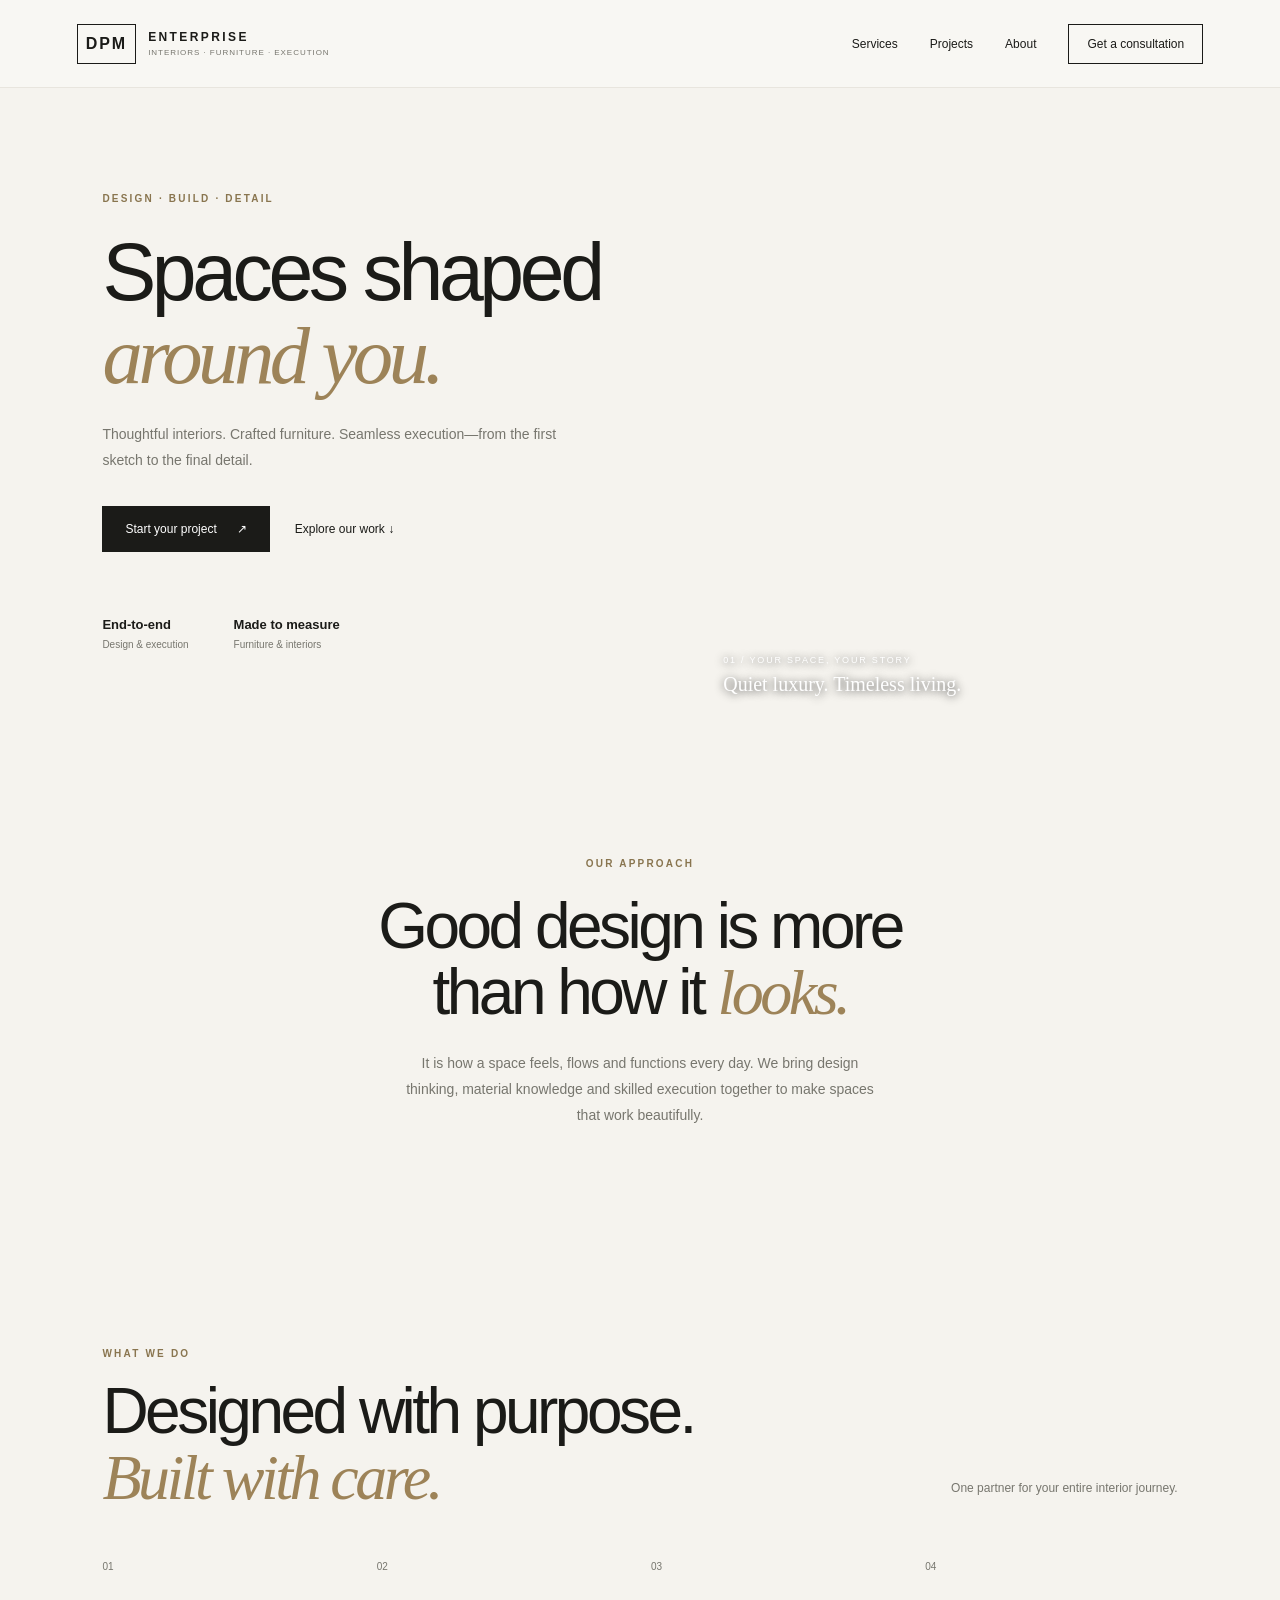
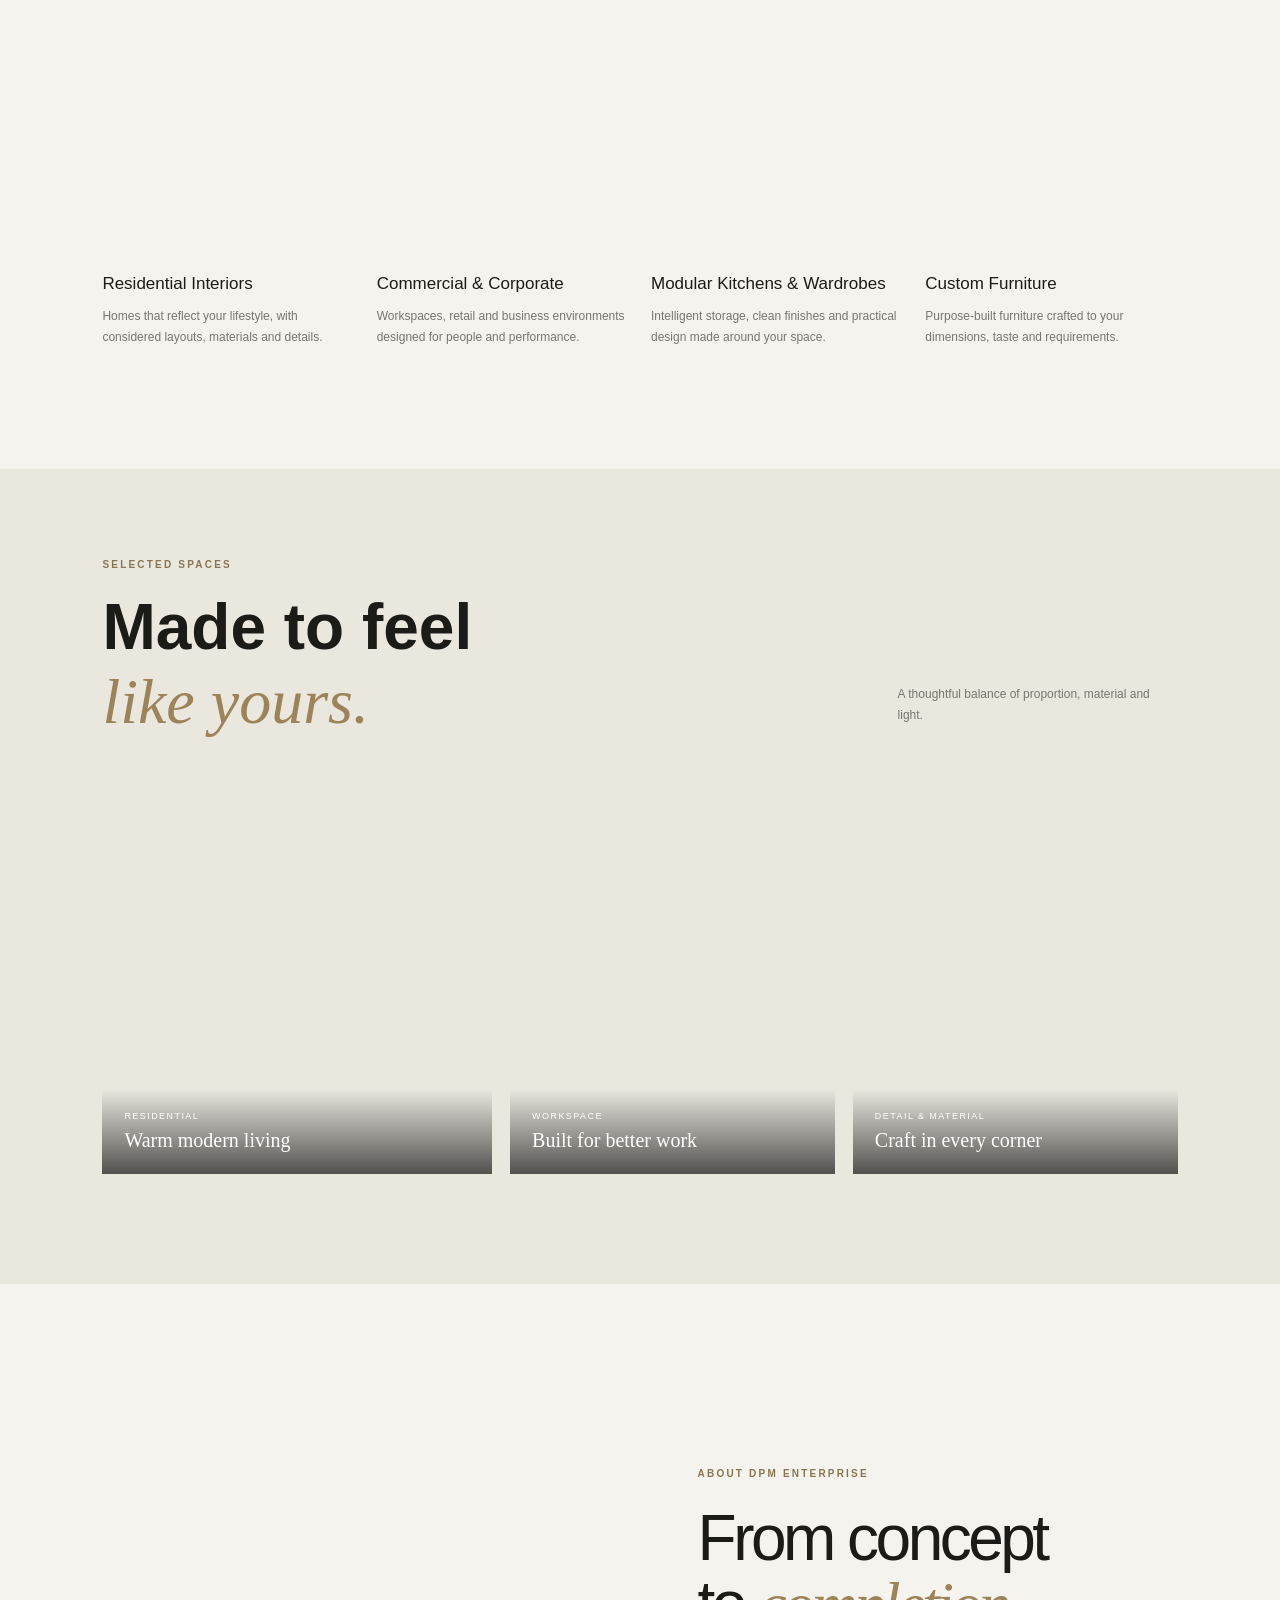
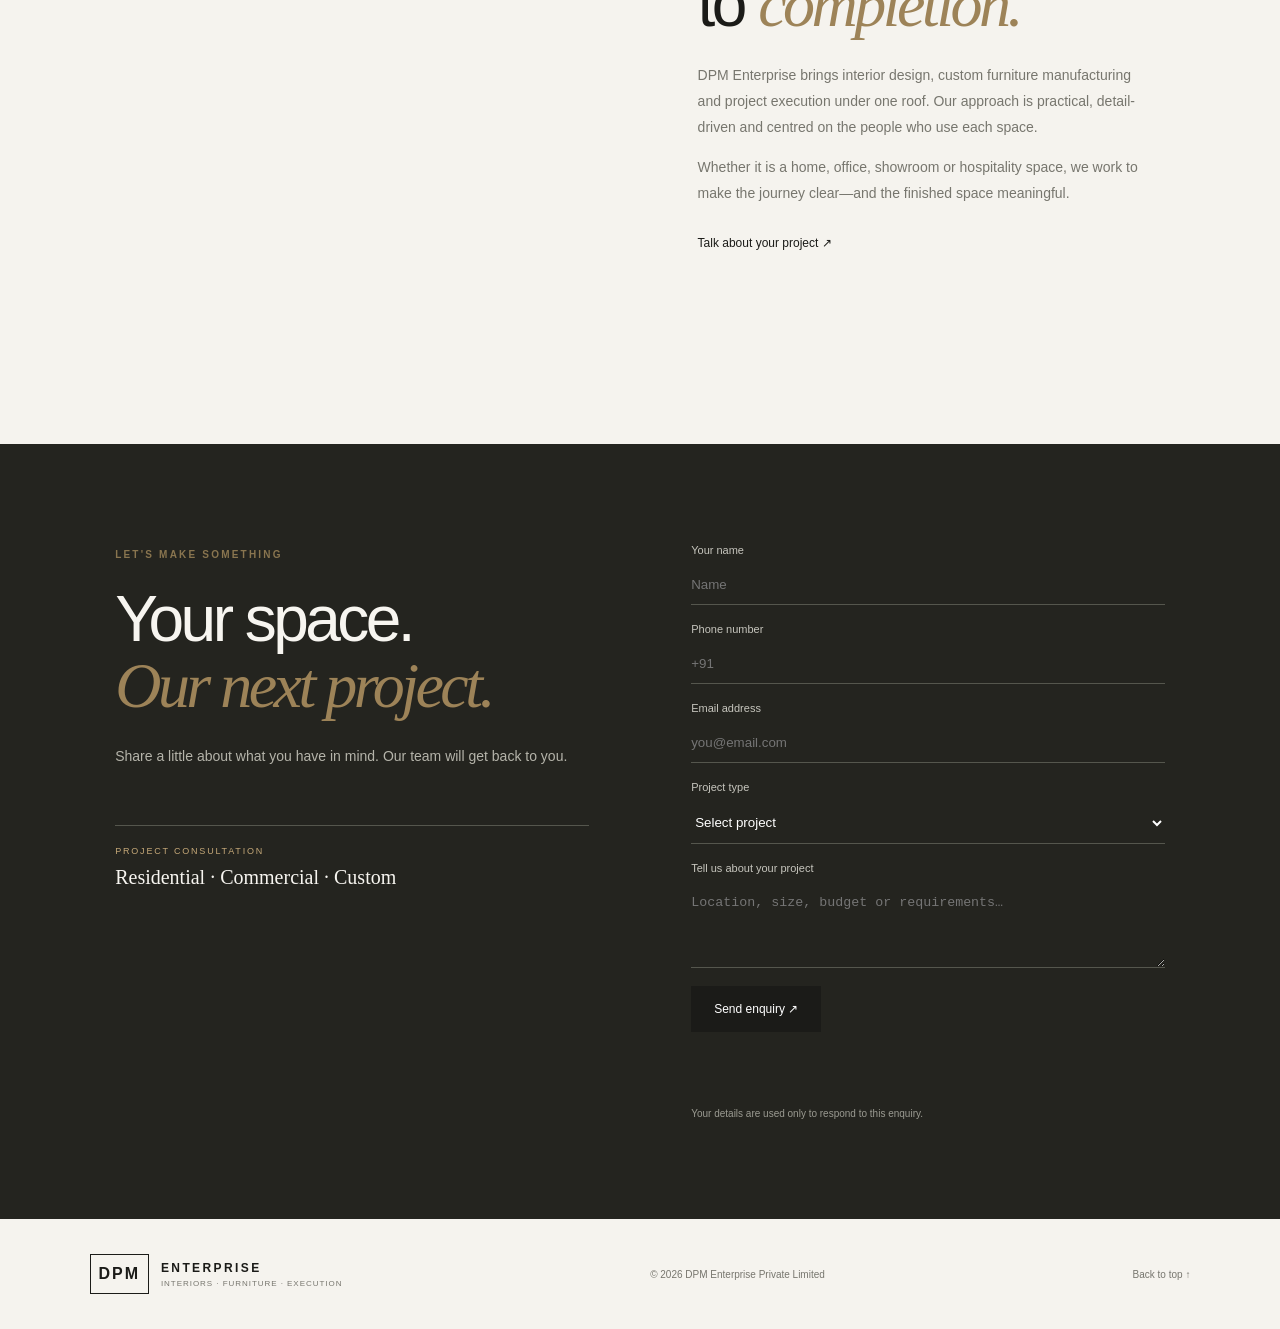
<file: index.html>
<!doctype html>
<html lang="en"><head>
<meta charset="utf-8"><meta name="viewport" content="width=device-width,initial-scale=1">
<title>DPM Enterprise | Interior Design & Custom Furniture</title>
<meta name="description" content="Premium residential, commercial and corporate interiors, modular kitchens, wardrobes and custom furniture by DPM Enterprise.">
<link rel="canonical" href="https://www.dpmenterprise.in/">
<meta property="og:title" content="DPM Enterprise — Spaces shaped around you"><meta property="og:description" content="Interior design, execution and custom furniture."><meta property="og:type" content="website">
<link rel="preconnect" href="https://images.unsplash.com"><link rel="stylesheet" href="/styles.css">
</head><body>
<header class="top"><a class="brand" href="#"><span class="brand-mark">DPM</span><span><b>ENTERPRISE</b><small>INTERIORS · FURNITURE · EXECUTION</small></span></a><nav id="nav"><a href="#services">Services</a><a href="#projects">Projects</a><a href="#about">About</a><a href="#contact" class="nav-cta">Get a consultation</a></nav><button class="menu" id="menu" aria-label="Toggle navigation">☰</button></header>
<main>
<section class="hero"><div class="hero-copy"><span class="eyebrow">DESIGN · BUILD · DETAIL</span><h1>Spaces shaped<br><em>around you.</em></h1><p>Thoughtful interiors. Crafted furniture. Seamless execution—from the first sketch to the final detail.</p><div class="hero-actions"><a class="btn primary" href="#contact">Start your project <span>↗</span></a><a class="btn text-btn" href="#projects">Explore our work ↓</a></div><div class="hero-stats"><div><strong>End-to-end</strong><small>Design & execution</small></div><div><strong>Made to measure</strong><small>Furniture & interiors</small></div></div></div><div class="hero-image"><div class="image-caption"><span>01 / YOUR SPACE, YOUR STORY</span><b>Quiet luxury. Timeless living.</b></div></div></section>
<section class="intro"><p class="eyebrow">OUR APPROACH</p><h2>Good design is more<br>than how it <em>looks.</em></h2><p class="intro-text">It is how a space feels, flows and functions every day. We bring design thinking, material knowledge and skilled execution together to make spaces that work beautifully.</p></section>
<section id="services" class="section"><div class="section-head"><div><span class="eyebrow">WHAT WE DO</span><h2>Designed with purpose.<br><em>Built with care.</em></h2></div><p>One partner for your entire interior journey.</p></div><div class="services-grid">
<article class="service"><span>01</span><div class="service-img s1"></div><h3>Residential Interiors</h3><p>Homes that reflect your lifestyle, with considered layouts, materials and details.</p></article>
<article class="service"><span>02</span><div class="service-img s2"></div><h3>Commercial & Corporate</h3><p>Workspaces, retail and business environments designed for people and performance.</p></article>
<article class="service"><span>03</span><div class="service-img s3"></div><h3>Modular Kitchens & Wardrobes</h3><p>Intelligent storage, clean finishes and practical design made around your space.</p></article>
<article class="service"><span>04</span><div class="service-img s4"></div><h3>Custom Furniture</h3><p>Purpose-built furniture crafted to your dimensions, taste and requirements.</p></article></div></section>
<section id="projects" class="projects"><div class="section-head"><div><span class="eyebrow">SELECTED SPACES</span><h2>Made to feel<br><em>like yours.</em></h2></div><p>A thoughtful balance of proportion, material and light.</p></div><div class="project-grid"><div class="project p1"><div class="project-label"><small>RESIDENTIAL</small><b>Warm modern living</b></div></div><div class="project p2"><div class="project-label"><small>WORKSPACE</small><b>Built for better work</b></div></div><div class="project p3"><div class="project-label"><small>DETAIL & MATERIAL</small><b>Craft in every corner</b></div></div></div></section>
<section id="about" class="about"><div class="about-img"></div><div class="about-copy"><span class="eyebrow">ABOUT DPM ENTERPRISE</span><h2>From concept<br>to <em>completion.</em></h2><p>DPM Enterprise brings interior design, custom furniture manufacturing and project execution under one roof. Our approach is practical, detail-driven and centred on the people who use each space.</p><p>Whether it is a home, office, showroom or hospitality space, we work to make the journey clear—and the finished space meaningful.</p><a class="btn text-btn" href="#contact">Talk about your project ↗</a></div></section>
<section class="contact" id="contact"><div class="contact-copy"><span class="eyebrow">LET'S MAKE SOMETHING</span><h2>Your space.<br><em>Our next project.</em></h2><p>Share a little about what you have in mind. Our team will get back to you.</p><div class="contact-note"><span>PROJECT CONSULTATION</span><b>Residential · Commercial · Custom</b></div></div><form id="inquiry-form"><label>Your name<input name="name" required autocomplete="name" placeholder="Name"></label><label>Phone number<input name="phone" required type="tel" autocomplete="tel" placeholder="+91"></label><label>Email address<input name="email" type="email" autocomplete="email" placeholder="you@email.com"></label><label>Project type<select name="projectType" required><option value="">Select project</option><option>Residential Interior</option><option>Commercial / Corporate</option><option>Modular Kitchen / Wardrobe</option><option>Custom Furniture</option><option>Other</option></select></label><label>Tell us about your project<textarea name="message" rows="4" placeholder="Location, size, budget or requirements…"></textarea></label><button class="btn primary submit" type="submit">Send enquiry ↗</button><p id="form-status" role="status" class="form-status"></p><small class="privacy">Your details are used only to respond to this enquiry.</small></form></section>
</main><footer><a class="brand" href="#"><span class="brand-mark">DPM</span><span><b>ENTERPRISE</b><small>INTERIORS · FURNITURE · EXECUTION</small></span></a><div>© <span id="year"></span> DPM Enterprise Private Limited</div><a href="#top">Back to top ↑</a></footer><script src="/script.js" defer></script></body></html>
</file>
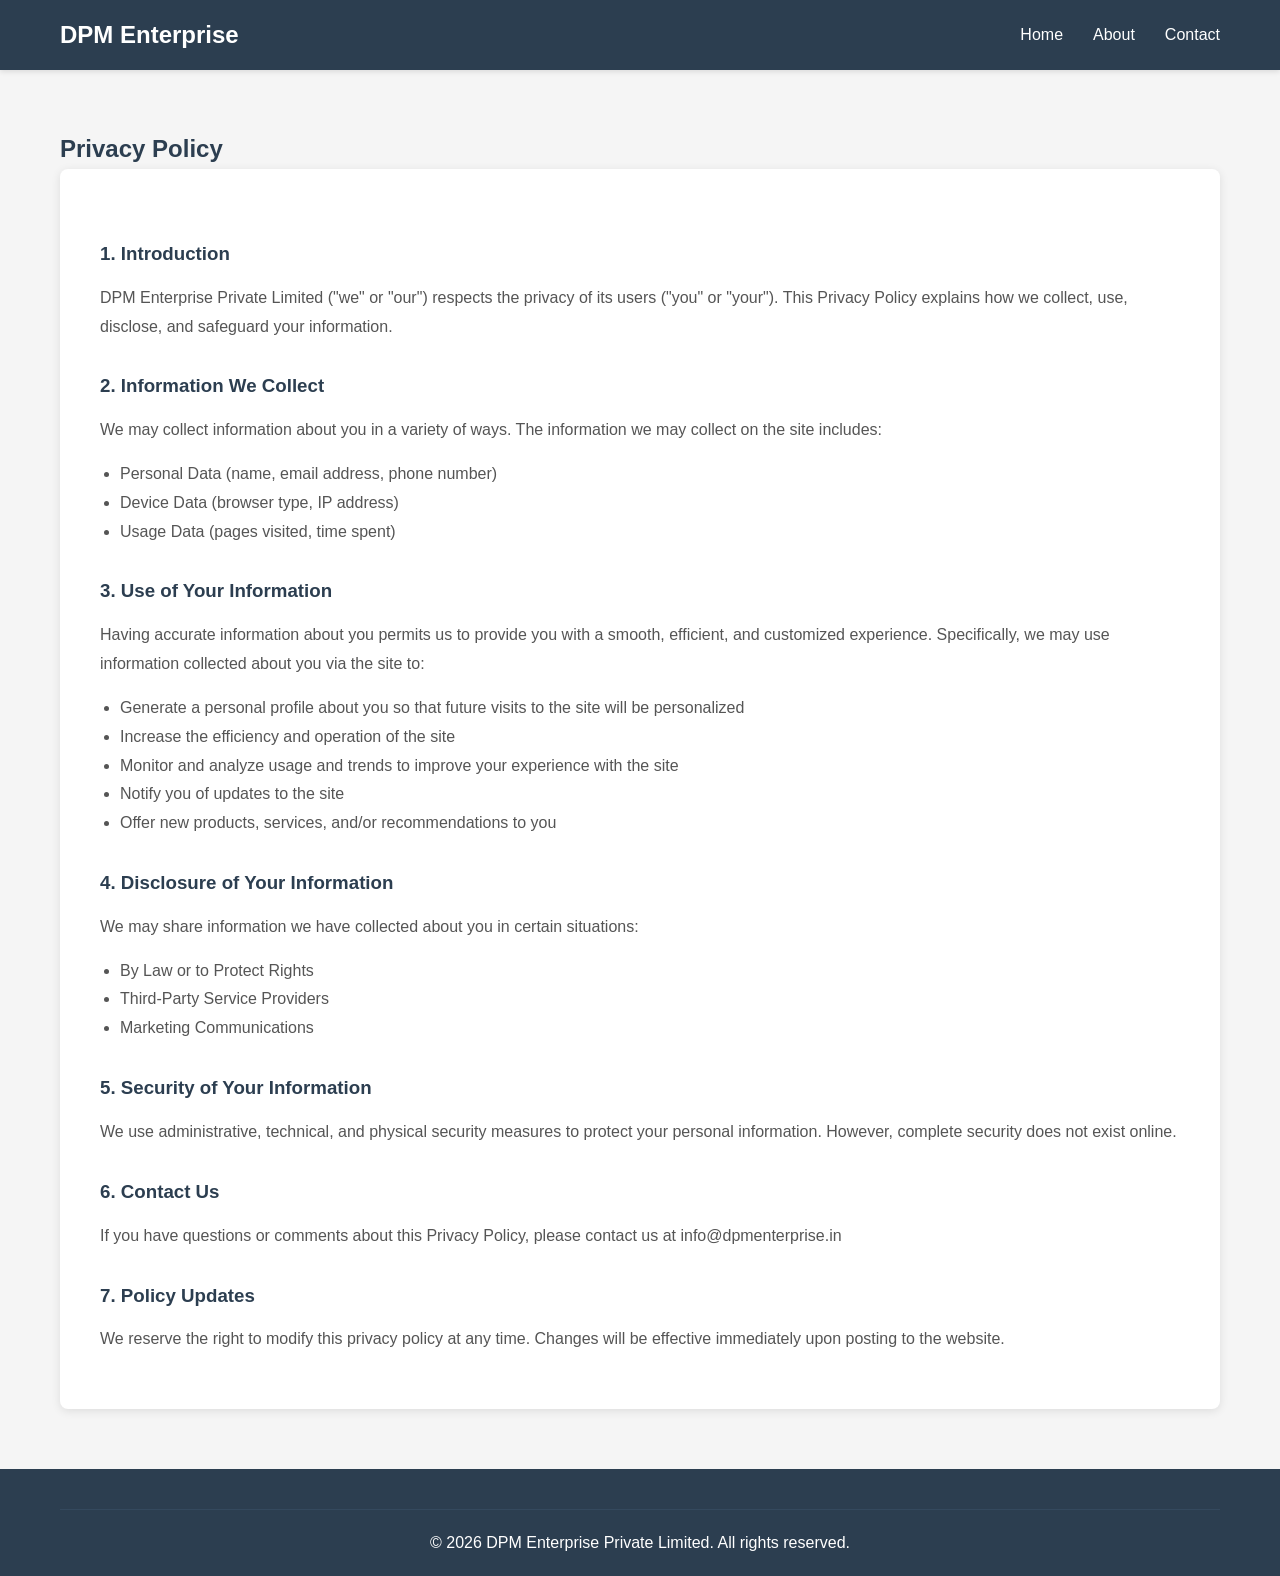
<file: privacy.html>
<!DOCTYPE html>
<html lang="en">
<head>
    <meta charset="UTF-8">
    <meta name="viewport" content="width=device-width, initial-scale=1.0">
    <title>Privacy Policy - DPM Enterprise</title>
    <link rel="stylesheet" href="assets/css/style.css">
    <style>
        .policy-page {
            padding: 60px 0;
            background: #f5f5f5;
        }
        .policy-content {
            background: white;
            padding: 40px;
            border-radius: 8px;
            box-shadow: 0 2px 10px rgba(0,0,0,0.1);
        }
        .policy-content h3 {
            color: #2c3e50;
            margin-top: 30px;
            margin-bottom: 15px;
        }
        .policy-content p, .policy-content ul {
            color: #555;
            line-height: 1.8;
            margin-bottom: 15px;
        }
        .policy-content ul {
            margin-left: 20px;
        }
    </style>
</head>
<body>
    <nav class="navbar">
        <div class="container">
            <div class="logo">
                <h1>DPM Enterprise</h1>
            </div>
            <ul class="nav-menu">
                <li><a href="index.html#home">Home</a></li>
                <li><a href="index.html#about">About</a></li>
                <li><a href="index.html#contact">Contact</a></li>
            </ul>
        </div>
    </nav>

    <section class="policy-page">
        <div class="container">
            <h2>Privacy Policy</h2>
            <div class="policy-content">
                <h3>1. Introduction</h3>
                <p>DPM Enterprise Private Limited ("we" or "our") respects the privacy of its users ("you" or "your"). This Privacy Policy explains how we collect, use, disclose, and safeguard your information.</p>

                <h3>2. Information We Collect</h3>
                <p>We may collect information about you in a variety of ways. The information we may collect on the site includes:</p>
                <ul>
                    <li>Personal Data (name, email address, phone number)</li>
                    <li>Device Data (browser type, IP address)</li>
                    <li>Usage Data (pages visited, time spent)</li>
                </ul>

                <h3>3. Use of Your Information</h3>
                <p>Having accurate information about you permits us to provide you with a smooth, efficient, and customized experience. Specifically, we may use information collected about you via the site to:</p>
                <ul>
                    <li>Generate a personal profile about you so that future visits to the site will be personalized</li>
                    <li>Increase the efficiency and operation of the site</li>
                    <li>Monitor and analyze usage and trends to improve your experience with the site</li>
                    <li>Notify you of updates to the site</li>
                    <li>Offer new products, services, and/or recommendations to you</li>
                </ul>

                <h3>4. Disclosure of Your Information</h3>
                <p>We may share information we have collected about you in certain situations:</p>
                <ul>
                    <li>By Law or to Protect Rights</li>
                    <li>Third-Party Service Providers</li>
                    <li>Marketing Communications</li>
                </ul>

                <h3>5. Security of Your Information</h3>
                <p>We use administrative, technical, and physical security measures to protect your personal information. However, complete security does not exist online.</p>

                <h3>6. Contact Us</h3>
                <p>If you have questions or comments about this Privacy Policy, please contact us at info@dpmenterprise.in</p>

                <h3>7. Policy Updates</h3>
                <p>We reserve the right to modify this privacy policy at any time. Changes will be effective immediately upon posting to the website.</p>
            </div>
        </div>
    </section>

    <footer class="footer">
        <div class="container">
            <div class="footer-bottom">
                <p>&copy; 2026 DPM Enterprise Private Limited. All rights reserved.</p>
            </div>
        </div>
    </footer>
</body>
</html>
</file>
<file: styles.css>
:root{--ink:#1b1b18;--muted:#77766e;--cream:#f5f3ee;--accent:#c5a878;--line:#dedbd3}*{box-sizing:border-box}html{scroll-behavior:smooth}body{margin:0;color:var(--ink);font-family:Inter,Arial,sans-serif;background:var(--cream)}a{color:inherit;text-decoration:none}.top{height:88px;padding:0 6vw;display:flex;align-items:center;justify-content:space-between;border-bottom:1px solid #e8e5de;background:#f8f7f3}.brand{display:flex;gap:12px;align-items:center}.brand-mark{border:1px solid var(--ink);padding:10px 8px;font-weight:800;letter-spacing:.12em;font-size:16px}.brand b{font-size:12px;letter-spacing:.2em;display:block}.brand small{font-size:8px;letter-spacing:.12em;color:var(--muted);display:block;margin-top:4px}nav{display:flex;align-items:center;gap:32px;font-size:12px}nav a:hover{color:#997d4e}.nav-cta{border:1px solid;padding:12px 18px}.menu{display:none;background:none;border:0;font-size:22px}.hero{min-height:640px;display:grid;grid-template-columns:1fr 1fr;padding-left:8vw}.hero-copy{padding:100px 7vw 60px 0;max-width:650px}.eyebrow{font-size:10px;letter-spacing:.22em;font-weight:700;color:#89754f}.hero h1,.section h2,.intro h2,.about h2,.contact h2{font-size:clamp(48px,6.3vw,88px);font-weight:400;line-height:1.03;letter-spacing:-.055em;margin:25px 0}.hero h1 em,h2 em{font-family:Georgia,serif;font-weight:400;color:#9d8358}.hero-copy>p,.intro-text,.about-copy p,.contact-copy>p{color:var(--muted);line-height:1.85;font-size:14px;max-width:470px}.hero-actions{display:flex;gap:25px;align-items:center;margin-top:32px}.btn{padding:15px 22px;font-size:12px;display:inline-flex;gap:20px;align-items:center;justify-content:center;border:1px solid var(--ink);cursor:pointer}.primary{background:var(--ink);color:white}.primary:hover{background:#4a493f}.text-btn{border:0;padding-left:0}.hero-stats{display:flex;gap:45px;margin-top:65px}.hero-stats strong,.hero-stats small{display:block}.hero-stats strong{font-size:13px}.hero-stats small{color:var(--muted);font-size:10px;margin-top:7px}.hero-image{min-height:620px;position:relative;background:url('https://images.unsplash.com/photo-1600210492486-724fe5c67fb0?auto=format&fit=crop&w=1400&q=85') center/cover}.image-caption{position:absolute;bottom:32px;left:32px;color:white;display:flex;flex-direction:column;gap:8px;text-shadow:0 1px 8px #333}.image-caption span{font-size:9px;letter-spacing:.2em}.image-caption b{font:20px Georgia,serif}.intro{text-align:center;padding:120px 20px 130px}.intro h2{font-size:clamp(42px,5vw,66px)}.intro-text{margin:0 auto}.section,.projects{padding:85px 8vw 110px}.section-head{display:flex;justify-content:space-between;align-items:end;margin-bottom:45px}.section-head h2{font-size:clamp(40px,5vw,66px);margin:18px 0 0}.section-head>p{max-width:280px;color:var(--muted);font-size:12px;line-height:1.8}.services-grid{display:grid;grid-template-columns:repeat(4,1fr);gap:22px}.service>span{font-size:10px;color:var(--muted)}.service-img{height:270px;margin:15px 0;background-size:cover;background-position:center}.s1{background-image:url('https://images.unsplash.com/photo-1600210492486-724fe5c67fb0?auto=format&fit=crop&w=700&q=80')}.s2{background-image:url('https://images.unsplash.com/photo-1497366754035-f200968a6e72?auto=format&fit=crop&w=700&q=80')}.s3{background-image:url('https://images.unsplash.com/photo-1600607687939-ce8a6c25118c?auto=format&fit=crop&w=700&q=80')}.s4{background-image:url('https://images.unsplash.com/photo-1538688423619-a81d3f23454b?auto=format&fit=crop&w=700&q=80')}.service h3{font-size:17px;font-weight:500;margin:15px 0 8px}.service p{font-size:12px;color:var(--muted);line-height:1.7}.projects{background:#eae7df}.project-grid{display:grid;grid-template-columns:1.2fr 1fr 1fr;gap:18px}.project{height:390px;background-position:center;background-size:cover;position:relative}.p1{background-image:url('https://images.unsplash.com/photo-1600210492486-724fe5c67fb0?auto=format&fit=crop&w=900&q=80')}.p2{background-image:url('https://images.unsplash.com/photo-1497366754035-f200968a6e72?auto=format&fit=crop&w=900&q=80')}.p3{background-image:url('https://images.unsplash.com/photo-1616486338812-3dadae4b4ace?auto=format&fit=crop&w=900&q=80')}.project-label{position:absolute;bottom:0;left:0;right:0;padding:22px;background:linear-gradient(transparent,rgba(0,0,0,.65));color:white;display:flex;flex-direction:column;gap:8px}.project-label small{font-size:9px;letter-spacing:.16em}.project-label b{font:20px Georgia,serif}.about{display:grid;grid-template-columns:1fr 1fr;gap:9vw;padding:120px 9vw;align-items:center}.about-img{height:520px;background:url('https://images.unsplash.com/photo-1600607687939-ce8a6c25118c?auto=format&fit=crop&w=1000&q=85') center/cover}.about-copy h2{font-size:clamp(42px,5vw,65px)}.about-copy p{max-width:460px}.contact{padding:100px 9vw;background:#24241f;color:#f7f5f0;display:grid;grid-template-columns:1fr 1fr;gap:8vw}.contact h2{font-size:clamp(43px,5vw,68px)}.contact-copy>p{color:#b5b4aa}.contact-note{margin-top:55px;border-top:1px solid #55564d;padding-top:20px;display:flex;flex-direction:column;gap:10px}.contact-note span{font-size:9px;letter-spacing:.2em;color:var(--accent)}.contact-note b{font:20px Georgia,serif}form{display:grid;gap:18px}form label{font-size:11px;color:#c7c6be;display:grid;gap:9px}input,select,textarea{width:100%;border:0;border-bottom:1px solid #55564d;background:transparent;padding:12px 0;color:#fff;font:13px inherit;border-radius:0;outline:none}select option{color:#222}input:focus,textarea:focus,select:focus{border-color:var(--accent)}textarea{resize:vertical}.submit{width:max-content}.form-status{font-size:12px;min-height:16px}.privacy{color:#9b9b92;font-size:10px}footer{padding:35px 7vw;display:flex;justify-content:space-between;align-items:center;gap:25px;font-size:10px;color:var(--muted)}footer .brand{color:var(--ink)}@media(max-width:900px){.hero{padding-left:5vw;min-height:540px}.hero-copy{padding-top:75px}.hero-image{min-height:540px}.services-grid{grid-template-columns:repeat(2,1fr)}.about{gap:5vw;padding:80px 6vw}.about-img{height:430px}.contact{padding:80px 6vw;gap:5vw}.project{height:300px}}@media(max-width:640px){.top{height:72px;padding:0 5vw}nav{display:none;position:absolute;top:72px;left:0;right:0;padding:22px 5vw;background:#f8f7f3;z-index:5;flex-direction:column;align-items:stretch;gap:20px;border-bottom:1px solid var(--line)}nav.open{display:flex}.menu{display:block}.hero{display:flex;flex-direction:column;padding:0;min-height:auto}.hero-copy{padding:65px 6vw 45px}.hero h1{font-size:56px}.hero-image{min-height:390px}.hero-stats{margin-top:45px}.intro{padding:85px 6vw}.section,.projects{padding:65px 6vw}.section-head{display:block}.section-head>p{margin-top:20px}.services-grid{gap:14px}.service-img{height:210px}.service h3{font-size:15px}.project-grid{grid-template-columns:1fr}.project{height:330px}.about{grid-template-columns:1fr;padding:65px 6vw}.about-img{height:360px}.contact{grid-template-columns:1fr;padding:65px 6vw;gap:45px}footer{padding:30px 5vw;flex-wrap:wrap}footer>div{order:3;width:100%}}
</file>
<file: assets/css/style.css>
:root {
    --primary-color: #2c3e50;
    --secondary-color: #e74c3c;
    --accent-color: #3498db;
    --light-bg: #ecf0f1;
    --dark-text: #2c3e50;
    --light-text: #ffffff;
}

* {
    margin: 0;
    padding: 0;
    box-sizing: border-box;
}

body {
    font-family: 'Segoe UI', Tahoma, Geneva, Verdana, sans-serif;
    line-height: 1.6;
    color: var(--dark-text);
    overflow-x: hidden;
}

.container {
    max-width: 1200px;
    margin: 0 auto;
    padding: 0 20px;
}

/* Navigation */
.navbar {
    background: var(--primary-color);
    color: var(--light-text);
    padding: 1rem 0;
    position: sticky;
    top: 0;
    z-index: 100;
    box-shadow: 0 2px 5px rgba(0,0,0,0.1);
}

.navbar .container {
    display: flex;
    justify-content: space-between;
    align-items: center;
}

.logo {
    display: flex;
    align-items: center;
    gap: 10px;
    font-weight: bold;
}

.logo h1 {
    font-size: 24px;
}

.nav-menu {
    display: flex;
    list-style: none;
    gap: 30px;
}

.nav-menu a {
    color: var(--light-text);
    text-decoration: none;
    transition: color 0.3s;
}

.nav-menu a:hover {
    color: var(--secondary-color);
}

/* Hero Section */
.hero {
    position: relative;
    height: 600px;
    display: flex;
    align-items: center;
    justify-content: center;
    text-align: center;
    color: var(--light-text);
    background: linear-gradient(rgba(0,0,0,0.5), rgba(0,0,0,0.5)), url('data:image/svg+xml,<svg xmlns="http://www.w3.org/2000/svg" viewBox="0 0 1200 600"><rect fill="%232c3e50" width="1200" height="600"/></svg>');
    background-size: cover;
}

.hero-content {
    animation: slideInUp 1s ease-out;
}

.hero h2 {
    font-size: 48px;
    margin-bottom: 10px;
}

.hero p {
    font-size: 24px;
    margin-bottom: 30px;
}

.cta-button {
    background: var(--secondary-color);
    color: var(--light-text);
    border: none;
    padding: 15px 40px;
    font-size: 18px;
    border-radius: 5px;
    cursor: pointer;
    transition: background 0.3s;
}

.cta-button:hover {
    background: #c0392b;
}

/* About Section */
.about {
    padding: 60px 0;
    background: var(--light-bg);
}

.about h2 {
    text-align: center;
    font-size: 36px;
    margin-bottom: 30px;
    color: var(--primary-color);
}

.about > .container > p {
    text-align: center;
    font-size: 18px;
    margin-bottom: 40px;
    color: #555;
}

.stats {
    display: grid;
    grid-template-columns: repeat(auto-fit, minmax(250px, 1fr));
    gap: 20px;
}

.stat-box {
    background: white;
    padding: 30px;
    text-align: center;
    border-radius: 8px;
    box-shadow: 0 2px 10px rgba(0,0,0,0.1);
    transition: transform 0.3s;
}

.stat-box:hover {
    transform: translateY(-5px);
}

.stat-box h3 {
    font-size: 36px;
    color: var(--secondary-color);
    margin-bottom: 10px;
}

.stat-box p {
    color: #666;
}

/* Services Section */
.services {
    padding: 60px 0;
}

.services h2 {
    text-align: center;
    font-size: 36px;
    margin-bottom: 50px;
    color: var(--primary-color);
}

.services-grid {
    display: grid;
    grid-template-columns: repeat(auto-fit, minmax(300px, 1fr));
    gap: 30px;
}

.service-card {
    background: white;
    border-radius: 8px;
    overflow: hidden;
    box-shadow: 0 2px 10px rgba(0,0,0,0.1);
    transition: transform 0.3s, box-shadow 0.3s;
    padding: 30px;
}

.service-card:hover {
    transform: translateY(-10px);
    box-shadow: 0 5px 20px rgba(0,0,0,0.2);
}

.service-card h3 {
    color: var(--primary-color);
    margin-bottom: 15px;
}

.service-card p {
    color: #666;
}

/* Products Section */
.products {
    padding: 60px 0;
    background: var(--light-bg);
}

.products h2 {
    text-align: center;
    font-size: 36px;
    margin-bottom: 50px;
    color: var(--primary-color);
}

.products-grid {
    display: grid;
    grid-template-columns: repeat(auto-fit, minmax(280px, 1fr));
    gap: 25px;
}

.product-card {
    background: white;
    border-radius: 8px;
    overflow: hidden;
    box-shadow: 0 2px 10px rgba(0,0,0,0.1);
    text-align: center;
    transition: transform 0.3s;
    padding: 20px;
}

.product-card:hover {
    transform: scale(1.05);
}

.product-card h3 {
    color: var(--primary-color);
    margin-bottom: 10px;
}

.product-card p {
    color: #666;
    font-size: 14px;
    margin-bottom: 15px;
}

.product-card .price {
    display: block;
    color: var(--secondary-color);
    font-weight: bold;
    font-size: 16px;
}

/* Portfolio Section */
.portfolio {
    padding: 60px 0;
}

.portfolio h2 {
    text-align: center;
    font-size: 36px;
    margin-bottom: 30px;
    color: var(--primary-color);
}

.filter-buttons {
    text-align: center;
    margin-bottom: 40px;
}

.filter-btn {
    background: var(--light-bg);
    border: 2px solid var(--primary-color);
    color: var(--primary-color);
    padding: 10px 20px;
    margin: 0 10px;
    border-radius: 25px;
    cursor: pointer;
    transition: all 0.3s;
}

.filter-btn.active,
.filter-btn:hover {
    background: var(--primary-color);
    color: var(--light-text);
}

.portfolio-grid {
    display: grid;
    grid-template-columns: repeat(auto-fit, minmax(300px, 1fr));
    gap: 20px;
}

.portfolio-item {
    position: relative;
    height: 300px;
    border-radius: 8px;
    overflow: hidden;
    cursor: pointer;
    background: white;
    padding: 20px;
    display: flex;
    flex-direction: column;
    justify-content: center;
    align-items: center;
    text-align: center;
    box-shadow: 0 2px 10px rgba(0,0,0,0.1);
    transition: transform 0.3s;
}

.portfolio-item:hover {
    transform: translateY(-5px);
}

.portfolio-item h3 {
    font-size: 24px;
    color: var(--primary-color);
    margin-bottom: 10px;
}

.portfolio-item p {
    font-size: 14px;
    color: #666;
}

/* Contact Section */
.contact {
    padding: 60px 0;
    background: var(--light-bg);
}

.contact h2 {
    text-align: center;
    font-size: 36px;
    margin-bottom: 50px;
    color: var(--primary-color);
}

.contact-content {
    display: grid;
    grid-template-columns: 1fr 1fr;
    gap: 40px;
}

.contact-form {
    background: white;
    padding: 30px;
    border-radius: 8px;
    box-shadow: 0 2px 10px rgba(0,0,0,0.1);
}

.contact-form input,
.contact-form textarea {
    width: 100%;
    padding: 12px;
    margin-bottom: 15px;
    border: 1px solid #ddd;
    border-radius: 5px;
    font-family: inherit;
}

.contact-form textarea {
    resize: vertical;
}

.submit-btn {
    width: 100%;
    background: var(--secondary-color);
    color: var(--light-text);
    padding: 12px;
    border: none;
    border-radius: 5px;
    font-size: 16px;
    cursor: pointer;
    transition: background 0.3s;
}

.submit-btn:hover {
    background: #c0392b;
}

.contact-info {
    display: grid;
    grid-template-columns: 1fr 1fr;
    gap: 20px;
}

.info-box {
    background: white;
    padding: 20px;
    border-radius: 8px;
    box-shadow: 0 2px 10px rgba(0,0,0,0.1);
}

.info-box h3 {
    color: var(--primary-color);
    margin-bottom: 10px;
}

.info-box p {
    color: #666;
    line-height: 1.8;
}

/* Footer */
.footer {
    background: var(--primary-color);
    color: var(--light-text);
    padding: 40px 0 20px;
}

.footer-content {
    display: grid;
    grid-template-columns: repeat(auto-fit, minmax(250px, 1fr));
    gap: 30px;
    margin-bottom: 30px;
}

.footer-section h4 {
    margin-bottom: 15px;
}

.footer-section ul {
    list-style: none;
}

.footer-section ul li {
    margin-bottom: 8px;
}

.footer-section a {
    color: #bdc3c7;
    text-decoration: none;
    transition: color 0.3s;
}

.footer-section a:hover {
    color: var(--secondary-color);
}

.footer-bottom {
    border-top: 1px solid #34495e;
    padding-top: 20px;
    text-align: center;
}

.footer-bottom ul {
    list-style: none;
    display: flex;
    justify-content: center;
    gap: 20px;
    margin-top: 15px;
}

/* Chatbot */
.chatbot {
    position: fixed;
    bottom: 80px;
    right: 20px;
    width: 350px;
    height: 500px;
    background: white;
    border-radius: 8px;
    box-shadow: 0 2px 20px rgba(0,0,0,0.2);
    display: none;
    flex-direction: column;
    z-index: 999;
}

.chatbot.active {
    display: flex;
}

.chatbot-header {
    background: var(--primary-color);
    color: var(--light-text);
    padding: 15px;
    display: flex;
    justify-content: space-between;
    align-items: center;
    border-radius: 8px 8px 0 0;
}

.close-chat {
    background: none;
    border: none;
    color: var(--light-text);
    font-size: 24px;
    cursor: pointer;
}

.chatbot-body {
    flex: 1;
    overflow-y: auto;
    padding: 15px;
}

.message {
    margin-bottom: 15px;
    display: flex;
}

.message.user-message {
    justify-content: flex-end;
}

.message p {
    padding: 10px 15px;
    border-radius: 8px;
    max-width: 80%;
}

.message.bot-message p {
    background: var(--light-bg);
    color: var(--dark-text);
}

.message.user-message p {
    background: var(--secondary-color);
    color: var(--light-text);
}

.chatbot-footer {
    padding: 15px;
    border-top: 1px solid #ddd;
    display: flex;
    gap: 10px;
}

.chatbot-footer input {
    flex: 1;
    padding: 10px;
    border: 1px solid #ddd;
    border-radius: 5px;
}

.chatbot-footer button {
    background: var(--secondary-color);
    color: var(--light-text);
    border: none;
    padding: 10px 15px;
    border-radius: 5px;
    cursor: pointer;
}

.chatbot-toggle {
    position: fixed;
    bottom: 20px;
    right: 20px;
    width: 50px;
    height: 50px;
    border-radius: 50%;
    background: var(--secondary-color);
    color: var(--light-text);
    border: none;
    font-size: 24px;
    cursor: pointer;
    z-index: 998;
    transition: transform 0.3s;
}

.chatbot-toggle:hover {
    transform: scale(1.1);
}

/* Animations */
@keyframes slideInUp {
    from {
        opacity: 0;
        transform: translateY(30px);
    }
    to {
        opacity: 1;
        transform: translateY(0);
    }
}

/* Responsive */
@media (max-width: 768px) {
    .nav-menu {
        gap: 15px;
        font-size: 14px;
    }

    .hero h2 {
        font-size: 32px;
    }

    .hero p {
        font-size: 18px;
    }

    .services-grid,
    .products-grid,
    .portfolio-grid {
        grid-template-columns: 1fr;
    }

    .contact-content {
        grid-template-columns: 1fr;
    }

    .contact-info {
        grid-template-columns: 1fr;
    }

    .chatbot {
        width: 90%;
        right: 5%;
    }
}
</file>
